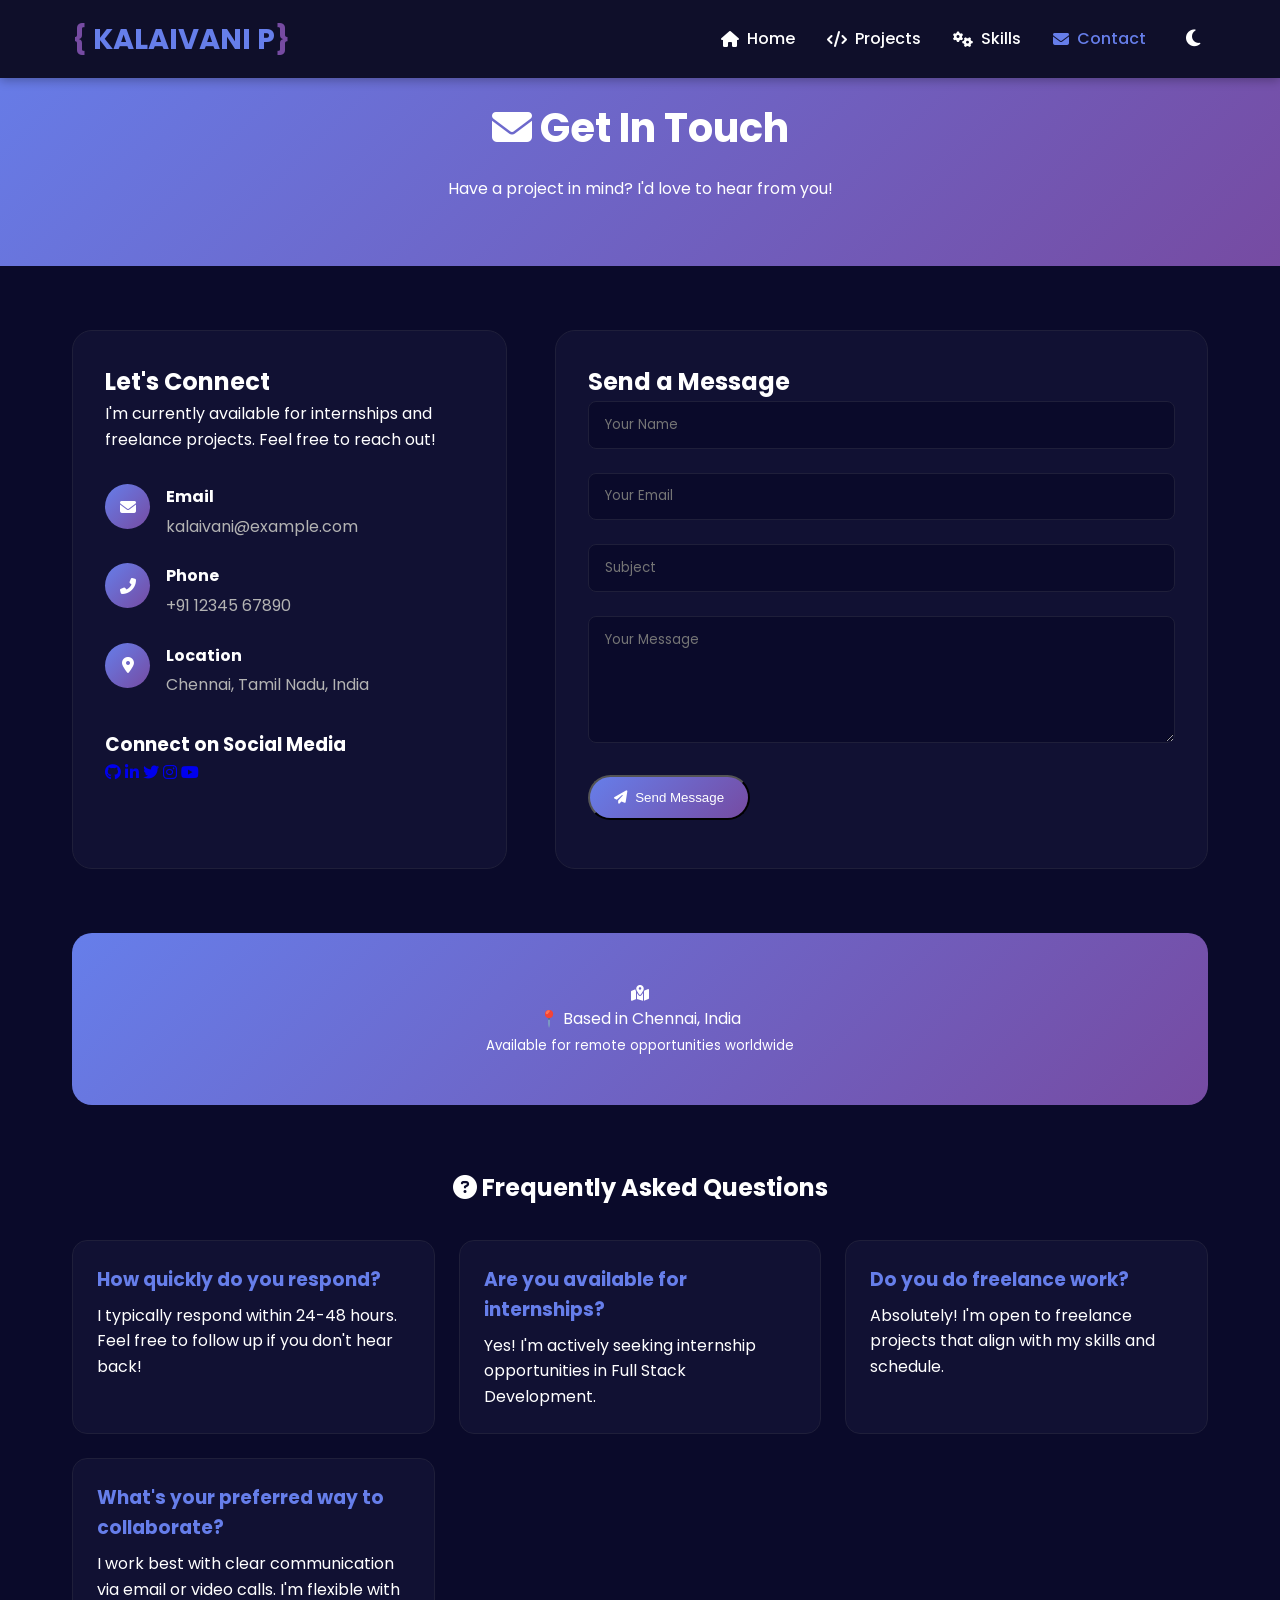
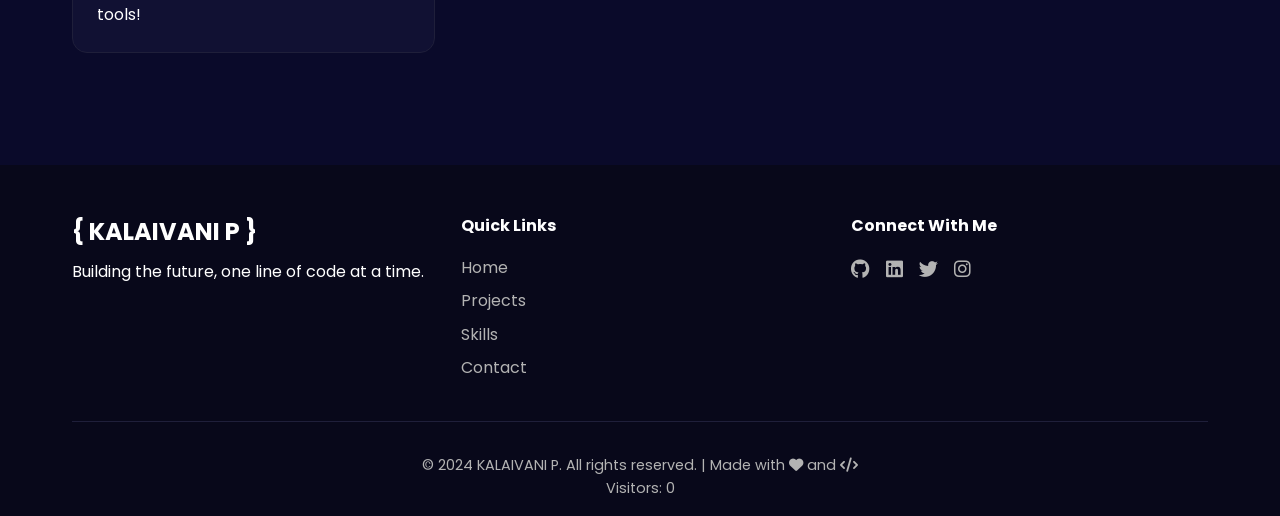
<file: contacts.html>
<!DOCTYPE html>
<html lang="en">
<head>
    <meta charset="UTF-8">
    <meta name="viewport" content="width=device-width, initial-scale=1.0">
    <title>KALAIVANI P | Contact</title>
    <link rel="stylesheet" href="style.css">
    <link rel="stylesheet" href="https://cdnjs.cloudflare.com/ajax/libs/font-awesome/6.4.0/css/all.min.css">
    <link href="https://fonts.googleapis.com/css2?family=Poppins:wght@300;400;500;600;700&display=swap" rel="stylesheet">
</head>
<body>
    <!-- Navigation -->
    <nav class="navbar">
        <div class="nav-container">
            <div class="logo">
                <span class="logo-text">{</span> KALAIVANI P<span class="logo-text">}</span>
            </div>
            <div class="nav-links">
                <a href="index.html"><i class="fas fa-home"></i> Home</a>
                <a href="projects.html"><i class="fas fa-code"></i> Projects</a>
                <a href="skills.html"><i class="fas fa-cogs"></i> Skills</a>
                <a href="contact.html" class="active"><i class="fas fa-envelope"></i> Contact</a>
                <button id="theme-toggle" class="theme-btn"><i class="fas fa-moon"></i></button>
            </div>
            <div class="menu-toggle">
                <i class="fas fa-bars"></i>
            </div>
        </div>
    </nav>

    <!-- Page Header -->
    <section class="page-header">
        <div class="container">
            <h1><i class="fas fa-envelope"></i> Get In Touch</h1>
            <p>Have a project in mind? I'd love to hear from you!</p>
        </div>
    </section>

    <!-- Contact Section -->
    <section class="contact-full">
        <div class="container">
            <div class="contact-wrapper">
                <!-- Contact Info -->
                <div class="contact-info">
                    <h2>Let's Connect</h2>
                    <p>I'm currently available for internships and freelance projects. Feel free to reach out!</p>
                    
                    <div class="info-details">
                        <div class="info-item">
                            <div class="info-icon">
                                <i class="fas fa-envelope"></i>
                            </div>
                            <div class="info-text">
                                <h3>Email</h3>
                                <a href="mailto:kalaivani@example.com">kalaivani@example.com</a>
                            </div>
                        </div>
                        
                        <div class="info-item">
                            <div class="info-icon">
                                <i class="fas fa-phone-alt"></i>
                            </div>
                            <div class="info-text">
                                <h3>Phone</h3>
                                <a href="tel:+1234567890">+91 12345 67890</a>
                            </div>
                        </div>
                        
                        <div class="info-item">
                            <div class="info-icon">
                                <i class="fas fa-map-marker-alt"></i>
                            </div>
                            <div class="info-text">
                                <h3>Location</h3>
                                <p>Chennai, Tamil Nadu, India</p>
                            </div>
                        </div>
                    </div>
                    
                    <div class="social-connect">
                        <h3>Connect on Social Media</h3>
                        <div class="social-icons-large">
                            <a href="#" class="social-icon"><i class="fab fa-github"></i></a>
                            <a href="#" class="social-icon"><i class="fab fa-linkedin-in"></i></a>
                            <a href="#" class="social-icon"><i class="fab fa-twitter"></i></a>
                            <a href="#" class="social-icon"><i class="fab fa-instagram"></i></a>
                            <a href="#" class="social-icon"><i class="fab fa-youtube"></i></a>
                        </div>
                    </div>
                </div>
                
                <!-- Contact Form -->
                <div class="contact-form-wrapper">
                    <form id="contactForm" class="contact-form">
                        <h2>Send a Message</h2>
                        
                        <div class="form-group">
                            <input type="text" id="name" name="name" placeholder="Your Name" required>
                        </div>
                        
                        <div class="form-group">
                            <input type="email" id="email" name="email" placeholder="Your Email" required>
                        </div>
                        
                        <div class="form-group">
                            <input type="text" id="subject" name="subject" placeholder="Subject">
                        </div>
                        
                        <div class="form-group">
                            <textarea id="message" name="message" rows="5" placeholder="Your Message" required></textarea>
                        </div>
                        
                        <button type="submit" class="btn-primary submit-btn">
                            <i class="fas fa-paper-plane"></i> Send Message
                        </button>
                        
                        <div id="formStatus" class="form-status"></div>
                    </form>
                </div>
            </div>
        </div>
    </section>

    <!-- Map Section (Optional) -->
    <section class="map-section">
        <div class="container">
            <div class="map-placeholder">
                <i class="fas fa-map-marked-alt"></i>
                <p>📍 Based in Chennai, India</p>
                <small>Available for remote opportunities worldwide</small>
            </div>
        </div>
    </section>

    <!-- FAQ Section -->
    <section class="faq-section">
        <div class="container">
            <h2><i class="fas fa-question-circle"></i> Frequently Asked Questions</h2>
            <div class="faq-grid">
                <div class="faq-item">
                    <h3>How quickly do you respond?</h3>
                    <p>I typically respond within 24-48 hours. Feel free to follow up if you don't hear back!</p>
                </div>
                <div class="faq-item">
                    <h3>Are you available for internships?</h3>
                    <p>Yes! I'm actively seeking internship opportunities in Full Stack Development.</p>
                </div>
                <div class="faq-item">
                    <h3>Do you do freelance work?</h3>
                    <p>Absolutely! I'm open to freelance projects that align with my skills and schedule.</p>
                </div>
                <div class="faq-item">
                    <h3>What's your preferred way to collaborate?</h3>
                    <p>I work best with clear communication via email or video calls. I'm flexible with tools!</p>
                </div>
            </div>
        </div>
    </section>

    <!-- Footer -->
    <footer>
        <div class="container">
            <div class="footer-content">
                <div class="footer-logo">
                    <h3>{ KALAIVANI P }</h3>
                    <p>Building the future, one line of code at a time.</p>
                </div>
                <div class="footer-links">
                    <h4>Quick Links</h4>
                    <a href="index.html">Home</a>
                    <a href="projects.html">Projects</a>
                    <a href="skills.html">Skills</a>
                    <a href="contact.html">Contact</a>
                </div>
                <div class="footer-social">
                    <h4>Connect With Me</h4>
                    <div class="social-icons">
                        <a href="#"><i class="fab fa-github"></i></a>
                        <a href="#"><i class="fab fa-linkedin"></i></a>
                        <a href="#"><i class="fab fa-twitter"></i></a>
                        <a href="#"><i class="fab fa-instagram"></i></a>
                    </div>
                </div>
            </div>
            <div class="footer-bottom">
                <p>&copy; 2024 KALAIVANI P. All rights reserved. | Made with <i class="fas fa-heart"></i> and <i class="fas fa-code"></i></p>
                <p id="visitor-counter">Visitors: <span>0</span></p>
            </div>
        </div>
    </footer>

    <!-- Back to Top -->
    <button id="back-to-top" class="back-to-top">
        <i class="fas fa-arrow-up"></i>
    </button>

    <script src="script.js"></script>
</body>
</html>
</file>
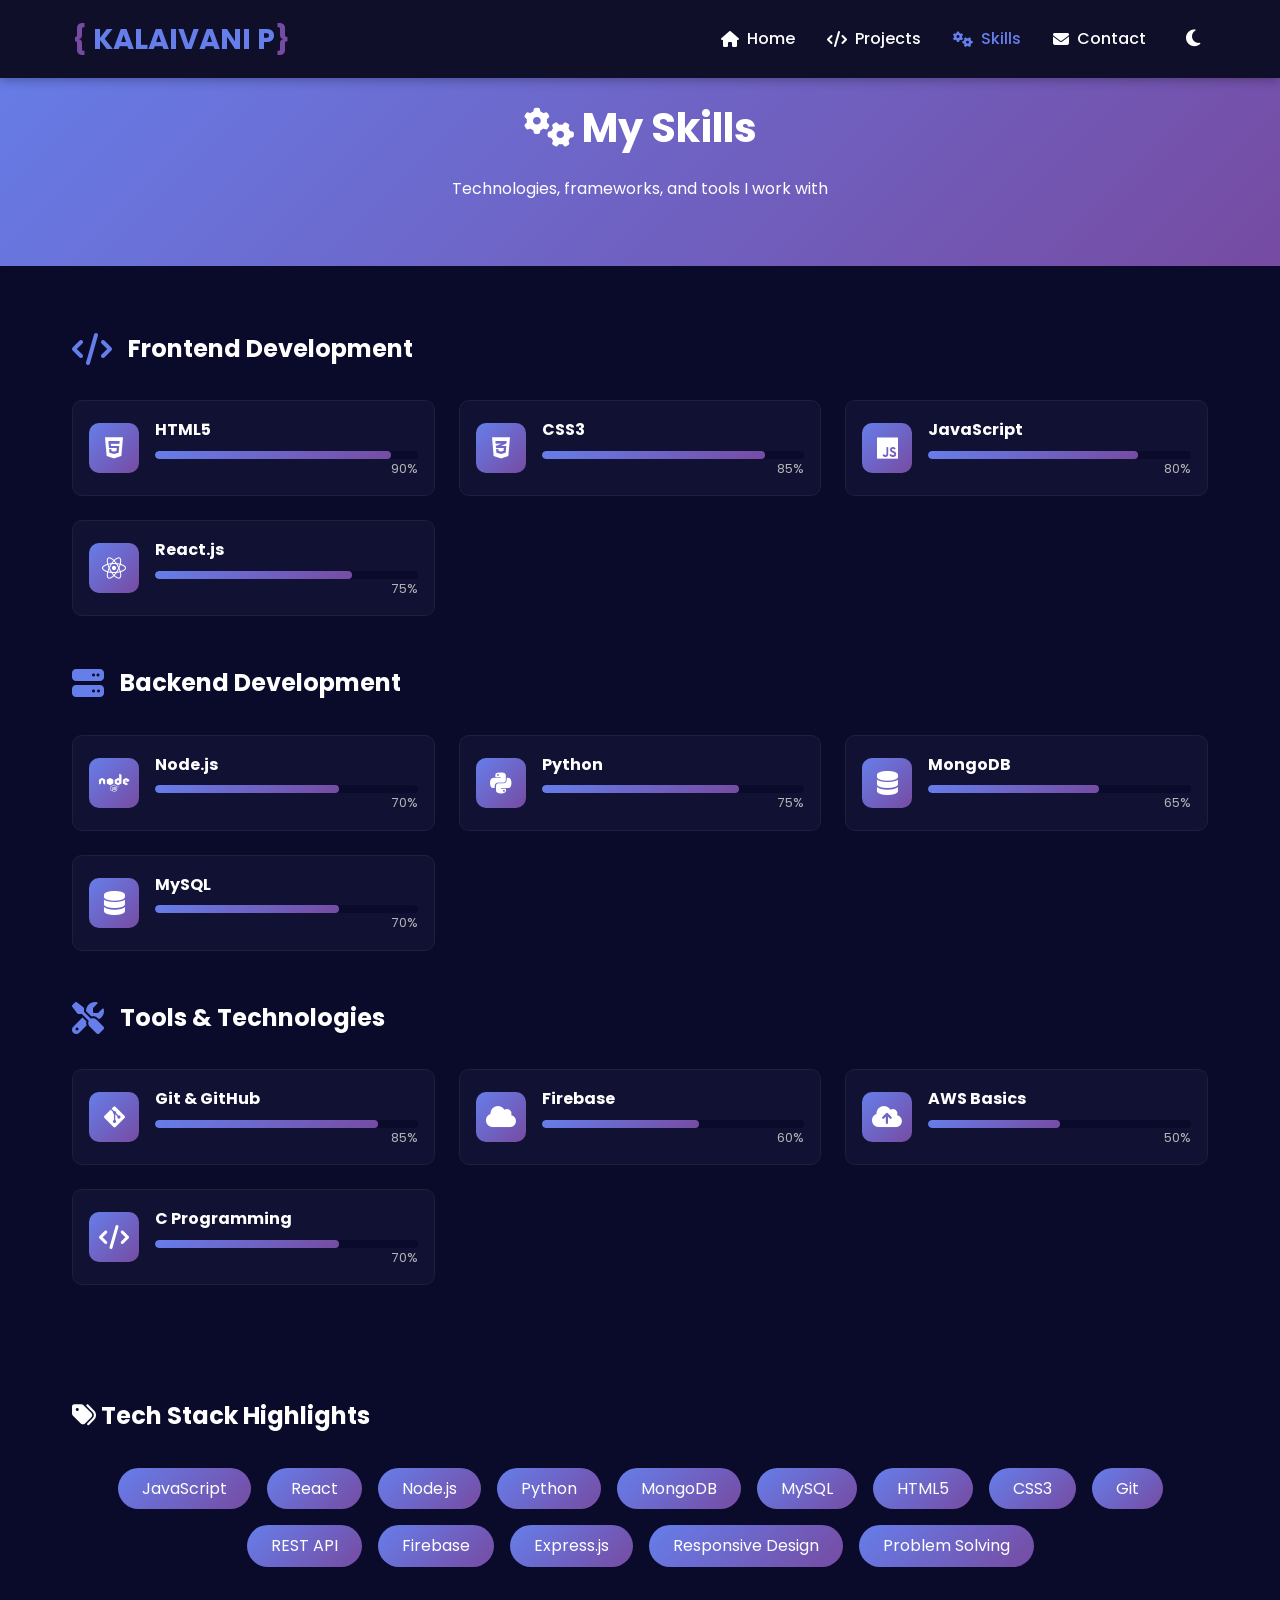
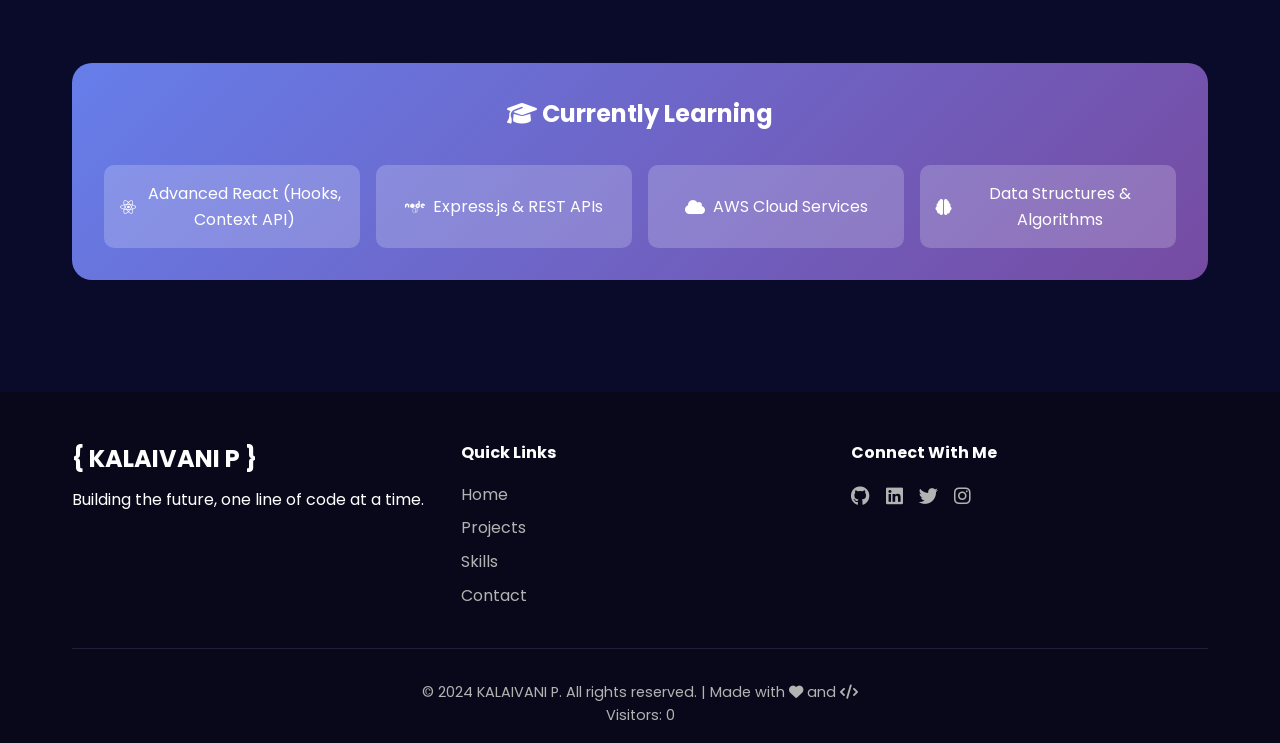
<file: skills.html>
<!DOCTYPE html>
<html lang="en">
<head>
    <meta charset="UTF-8">
    <meta name="viewport" content="width=device-width, initial-scale=1.0">
    <title>KALAIVANI P | Skills</title>
    <link rel="stylesheet" href="style.css">
    <link rel="stylesheet" href="https://cdnjs.cloudflare.com/ajax/libs/font-awesome/6.4.0/css/all.min.css">
    <link href="https://fonts.googleapis.com/css2?family=Poppins:wght@300;400;500;600;700&display=swap" rel="stylesheet">
</head>
<body>
    <!-- Navigation -->
    <nav class="navbar">
        <div class="nav-container">
            <div class="logo">
                <span class="logo-text">{</span> KALAIVANI P<span class="logo-text">}</span>
            </div>
            <div class="nav-links">
                <a href="index.html"><i class="fas fa-home"></i> Home</a>
                <a href="projects.html"><i class="fas fa-code"></i> Projects</a>
                <a href="skills.html" class="active"><i class="fas fa-cogs"></i> Skills</a>
                <a href="contact.html"><i class="fas fa-envelope"></i> Contact</a>
                <button id="theme-toggle" class="theme-btn"><i class="fas fa-moon"></i></button>
            </div>
            <div class="menu-toggle">
                <i class="fas fa-bars"></i>
            </div>
        </div>
    </nav>

    <!-- Page Header -->
    <section class="page-header">
        <div class="container">
            <h1><i class="fas fa-cogs"></i> My Skills</h1>
            <p>Technologies, frameworks, and tools I work with</p>
        </div>
    </section>

    <!-- Skills Section -->
    <section class="skills-full">
        <div class="container">
            <!-- Frontend Skills -->
            <div class="skills-category">
                <div class="category-header">
                    <i class="fas fa-code"></i>
                    <h2>Frontend Development</h2>
                </div>
                <div class="skills-grid">
                    <div class="skill-card">
                        <div class="skill-icon">
                            <i class="fab fa-html5"></i>
                        </div>
                        <div class="skill-info">
                            <h3>HTML5</h3>
                            <div class="skill-bar">
                                <div class="skill-progress" style="width: 90%"></div>
                            </div>
                            <span class="skill-percent">90%</span>
                        </div>
                    </div>
                    <div class="skill-card">
                        <div class="skill-icon">
                            <i class="fab fa-css3-alt"></i>
                        </div>
                        <div class="skill-info">
                            <h3>CSS3</h3>
                            <div class="skill-bar">
                                <div class="skill-progress" style="width: 85%"></div>
                            </div>
                            <span class="skill-percent">85%</span>
                        </div>
                    </div>
                    <div class="skill-card">
                        <div class="skill-icon">
                            <i class="fab fa-js"></i>
                        </div>
                        <div class="skill-info">
                            <h3>JavaScript</h3>
                            <div class="skill-bar">
                                <div class="skill-progress" style="width: 80%"></div>
                            </div>
                            <span class="skill-percent">80%</span>
                        </div>
                    </div>
                    <div class="skill-card">
                        <div class="skill-icon">
                            <i class="fab fa-react"></i>
                        </div>
                        <div class="skill-info">
                            <h3>React.js</h3>
                            <div class="skill-bar">
                                <div class="skill-progress" style="width: 75%"></div>
                            </div>
                            <span class="skill-percent">75%</span>
                        </div>
                    </div>
                </div>
            </div>

            <!-- Backend Skills -->
            <div class="skills-category">
                <div class="category-header">
                    <i class="fas fa-server"></i>
                    <h2>Backend Development</h2>
                </div>
                <div class="skills-grid">
                    <div class="skill-card">
                        <div class="skill-icon">
                            <i class="fab fa-node"></i>
                        </div>
                        <div class="skill-info">
                            <h3>Node.js</h3>
                            <div class="skill-bar">
                                <div class="skill-progress" style="width: 70%"></div>
                            </div>
                            <span class="skill-percent">70%</span>
                        </div>
                    </div>
                    <div class="skill-card">
                        <div class="skill-icon">
                            <i class="fab fa-python"></i>
                        </div>
                        <div class="skill-info">
                            <h3>Python</h3>
                            <div class="skill-bar">
                                <div class="skill-progress" style="width: 75%"></div>
                            </div>
                            <span class="skill-percent">75%</span>
                        </div>
                    </div>
                    <div class="skill-card">
                        <div class="skill-icon">
                            <i class="fas fa-database"></i>
                        </div>
                        <div class="skill-info">
                            <h3>MongoDB</h3>
                            <div class="skill-bar">
                                <div class="skill-progress" style="width: 65%"></div>
                            </div>
                            <span class="skill-percent">65%</span>
                        </div>
                    </div>
                    <div class="skill-card">
                        <div class="skill-icon">
                            <i class="fas fa-database"></i>
                        </div>
                        <div class="skill-info">
                            <h3>MySQL</h3>
                            <div class="skill-bar">
                                <div class="skill-progress" style="width: 70%"></div>
                            </div>
                            <span class="skill-percent">70%</span>
                        </div>
                    </div>
                </div>
            </div>

            <!-- Tools & Others -->
            <div class="skills-category">
                <div class="category-header">
                    <i class="fas fa-tools"></i>
                    <h2>Tools & Technologies</h2>
                </div>
                <div class="skills-grid">
                    <div class="skill-card">
                        <div class="skill-icon">
                            <i class="fab fa-git-alt"></i>
                        </div>
                        <div class="skill-info">
                            <h3>Git & GitHub</h3>
                            <div class="skill-bar">
                                <div class="skill-progress" style="width: 85%"></div>
                            </div>
                            <span class="skill-percent">85%</span>
                        </div>
                    </div>
                    <div class="skill-card">
                        <div class="skill-icon">
                            <i class="fas fa-cloud"></i>
                        </div>
                        <div class="skill-info">
                            <h3>Firebase</h3>
                            <div class="skill-bar">
                                <div class="skill-progress" style="width: 60%"></div>
                            </div>
                            <span class="skill-percent">60%</span>
                        </div>
                    </div>
                    <div class="skill-card">
                        <div class="skill-icon">
                            <i class="fas fa-cloud-upload-alt"></i>
                        </div>
                        <div class="skill-info">
                            <h3>AWS Basics</h3>
                            <div class="skill-bar">
                                <div class="skill-progress" style="width: 50%"></div>
                            </div>
                            <span class="skill-percent">50%</span>
                        </div>
                    </div>
                    <div class="skill-card">
                        <div class="skill-icon">
                            <i class="fas fa-code"></i>
                        </div>
                        <div class="skill-info">
                            <h3>C Programming</h3>
                            <div class="skill-bar">
                                <div class="skill-progress" style="width: 70%"></div>
                            </div>
                            <span class="skill-percent">70%</span>
                        </div>
                    </div>
                </div>
            </div>
        </div>
    </section>

    <!-- Skill Badges Cloud -->
    <section class="skill-badges">
        <div class="container">
            <div class="badges-header">
                <h2><i class="fas fa-tags"></i> Tech Stack Highlights</h2>
            </div>
            <div class="badges-cloud">
                <span class="badge">JavaScript</span>
                <span class="badge">React</span>
                <span class="badge">Node.js</span>
                <span class="badge">Python</span>
                <span class="badge">MongoDB</span>
                <span class="badge">MySQL</span>
                <span class="badge">HTML5</span>
                <span class="badge">CSS3</span>
                <span class="badge">Git</span>
                <span class="badge">REST API</span>
                <span class="badge">Firebase</span>
                <span class="badge">Express.js</span>
                <span class="badge">Responsive Design</span>
                <span class="badge">Problem Solving</span>
            </div>
        </div>
    </section>

    <!-- Learning Journey -->
    <section class="learning-journey">
        <div class="container">
            <div class="journey-card">
                <h2><i class="fas fa-graduation-cap"></i> Currently Learning</h2>
                <div class="learning-items">
                    <div class="learning-item">
                        <i class="fab fa-react"></i>
                        <span>Advanced React (Hooks, Context API)</span>
                    </div>
                    <div class="learning-item">
                        <i class="fab fa-node"></i>
                        <span>Express.js & REST APIs</span>
                    </div>
                    <div class="learning-item">
                        <i class="fas fa-cloud"></i>
                        <span>AWS Cloud Services</span>
                    </div>
                    <div class="learning-item">
                        <i class="fas fa-brain"></i>
                        <span>Data Structures & Algorithms</span>
                    </div>
                </div>
            </div>
        </div>
    </section>

    <!-- Footer -->
    <footer>
        <div class="container">
            <div class="footer-content">
                <div class="footer-logo">
                    <h3>{ KALAIVANI P }</h3>
                    <p>Building the future, one line of code at a time.</p>
                </div>
                <div class="footer-links">
                    <h4>Quick Links</h4>
                    <a href="index.html">Home</a>
                    <a href="projects.html">Projects</a>
                    <a href="skills.html">Skills</a>
                    <a href="contact.html">Contact</a>
                </div>
                <div class="footer-social">
                    <h4>Connect With Me</h4>
                    <div class="social-icons">
                        <a href="#"><i class="fab fa-github"></i></a>
                        <a href="#"><i class="fab fa-linkedin"></i></a>
                        <a href="#"><i class="fab fa-twitter"></i></a>
                        <a href="#"><i class="fab fa-instagram"></i></a>
                    </div>
                </div>
            </div>
            <div class="footer-bottom">
                <p>&copy; 2024 KALAIVANI P. All rights reserved. | Made with <i class="fas fa-heart"></i> and <i class="fas fa-code"></i></p>
                <p id="visitor-counter">Visitors: <span>0</span></p>
            </div>
        </div>
    </footer>

    <!-- Back to Top -->
    <button id="back-to-top" class="back-to-top">
        <i class="fas fa-arrow-up"></i>
    </button>

    <script src="script.js"></script>
</body>
</html>
</file>
<file: style.css>
/* ========== DARK MODE DEFAULT (Dark theme by default) ========== */
:root {
    --bg-color: #0a0a2a;
    --card-bg: #111133;
    --text-color: #ffffff;
    --text-secondary: #b3b3b3;
    --nav-bg: #0f0f2a;
    --footer-bg: #08081a;
    --primary-color: #667eea;
    --primary-dark: #5a67d8;
    --gradient-start: #667eea;
    --gradient-end: #764ba2;
    --border-color: #1f1f3a;
    --shadow-color: rgba(0, 0, 0, 0.3);
}

/* Light mode styles (if user wants light mode) */
body.light {
    --bg-color: #f5f5f5;
    --card-bg: #ffffff;
    --text-color: #333333;
    --text-secondary: #666666;
    --nav-bg: #ffffff;
    --footer-bg: #e8e8e8;
    --border-color: #e0e0e0;
    --shadow-color: rgba(0, 0, 0, 0.1);
}

* {
    margin: 0;
    padding: 0;
    box-sizing: border-box;
}

body {
    font-family: 'Poppins', sans-serif;
    background-color: var(--bg-color);
    color: var(--text-color);
    transition: all 0.3s ease;
    line-height: 1.6;
}

/* ========== NAVIGATION ========== */
.navbar {
    position: fixed;
    top: 0;
    width: 100%;
    background: var(--nav-bg);
    box-shadow: 0 2px 10px var(--shadow-color);
    z-index: 1000;
    backdrop-filter: blur(10px);
}

.nav-container {
    max-width: 1200px;
    margin: 0 auto;
    padding: 1rem 2rem;
    display: flex;
    justify-content: space-between;
    align-items: center;
}

.logo {
    font-size: 1.8rem;
    font-weight: 700;
    color: var(--primary-color);
}

.logo-text {
    color: var(--gradient-end);
}

.nav-links {
    display: flex;
    align-items: center;
    gap: 2rem;
    list-style: none;
}

.nav-links a {
    text-decoration: none;
    color: var(--text-color);
    font-weight: 500;
    transition: color 0.3s;
    display: flex;
    align-items: center;
    gap: 0.5rem;
}

.nav-links a:hover,
.nav-links a.active {
    color: var(--primary-color);
}

.theme-btn {
    background: none;
    border: none;
    font-size: 1.2rem;
    cursor: pointer;
    color: var(--text-color);
    padding: 0.5rem;
    border-radius: 50%;
    transition: all 0.3s;
}

.theme-btn:hover {
    background: var(--border-color);
}

.menu-toggle {
    display: none;
    font-size: 1.5rem;
    cursor: pointer;
    color: var(--text-color);
}

/* ========== HERO SECTION ========== */
.hero {
    min-height: 100vh;
    display: flex;
    align-items: center;
    padding: 6rem 2rem 4rem;
    background: linear-gradient(135deg, rgba(102, 126, 234, 0.1) 0%, rgba(118, 75, 162, 0.1) 100%);
}

.hero-container {
    max-width: 1200px;
    margin: 0 auto;
    display: grid;
    grid-template-columns: 1fr 1fr;
    gap: 4rem;
    align-items: center;
}

.hero-badge span {
    background: linear-gradient(135deg, var(--gradient-start), var(--gradient-end));
    padding: 0.5rem 1rem;
    border-radius: 50px;
    font-size: 0.9rem;
    display: inline-block;
    margin-bottom: 1rem;
}

.hero-title {
    font-size: 3.5rem;
    margin-bottom: 1rem;
}

.gradient-text {
    background: linear-gradient(135deg, var(--gradient-start), var(--gradient-end));
    -webkit-background-clip: text;
    -webkit-text-fill-color: transparent;
    background-clip: text;
}

.hero-subtitle {
    font-size: 1.5rem;
    color: var(--text-secondary);
    margin-bottom: 1rem;
}

.hero-description {
    color: var(--text-secondary);
    margin-bottom: 2rem;
    line-height: 1.8;
}

.hero-buttons {
    display: flex;
    gap: 1rem;
    margin-bottom: 2rem;
    flex-wrap: wrap;
}

.btn-primary,
.btn-secondary,
.btn-outline {
    padding: 0.8rem 1.5rem;
    border-radius: 50px;
    text-decoration: none;
    font-weight: 500;
    transition: all 0.3s;
    display: inline-flex;
    align-items: center;
    gap: 0.5rem;
}

.btn-primary {
    background: linear-gradient(135deg, var(--gradient-start), var(--gradient-end));
    color: white;
}

.btn-primary:hover {
    transform: translateY(-2px);
    box-shadow: 0 5px 20px rgba(102, 126, 234, 0.4);
}

.btn-secondary {
    border: 2px solid var(--primary-color);
    color: var(--primary-color);
}

.btn-secondary:hover {
    background: var(--primary-color);
    color: white;
}

.btn-outline {
    border: 2px solid var(--border-color);
    color: var(--text-color);
}

.btn-outline:hover {
    border-color: var(--primary-color);
    color: var(--primary-color);
}

.hero-stats {
    display: flex;
    gap: 2rem;
}

.stat h3 {
    font-size: 1.8rem;
    color: var(--primary-color);
}

.stat p {
    color: var(--text-secondary);
    font-size: 0.9rem;
}

/* Profile Card */
.image-container {
    position: relative;
}

.profile-card {
    background: var(--card-bg);
    border-radius: 20px;
    padding: 1.5rem;
    text-align: center;
    box-shadow: 0 10px 30px var(--shadow-color);
    border: 1px solid var(--border-color);
}

.profile-image {
    position: relative;
    margin-bottom: 1rem;
}

.profile-image img {
    width: 200px;
    height: 200px;
    border-radius: 50%;
    object-fit: cover;
}

.status-indicator {
    position: absolute;
    bottom: 10px;
    right: 30px;
    width: 15px;
    height: 15px;
    background: #10b981;
    border-radius: 50%;
    border: 2px solid var(--card-bg);
}

.profile-info h3 {
    font-size: 1rem;
    margin-bottom: 0.5rem;
}

.social-links {
    display: flex;
    justify-content: center;
    gap: 1rem;
    margin-top: 1rem;
}

.social-links a {
    color: var(--text-secondary);
    font-size: 1.2rem;
    transition: color 0.3s;
}

.social-links a:hover {
    color: var(--primary-color);
}

/* ========== SECTIONS ========== */
.container {
    max-width: 1200px;
    margin: 0 auto;
    padding: 0 2rem;
}

.section-header {
    display: flex;
    justify-content: space-between;
    align-items: center;
    margin-bottom: 2rem;
}

.section-header h2 {
    font-size: 2rem;
}

.view-all {
    color: var(--primary-color);
    text-decoration: none;
    display: flex;
    align-items: center;
    gap: 0.5rem;
}

/* Projects Grid */
.featured-projects,
.projects-full {
    padding: 4rem 0;
}

.projects-grid {
    display: grid;
    grid-template-columns: repeat(auto-fill, minmax(350px, 1fr));
    gap: 2rem;
}

.project-card {
    background: var(--card-bg);
    border-radius: 15px;
    overflow: hidden;
    transition: transform 0.3s, box-shadow 0.3s;
    border: 1px solid var(--border-color);
}

.project-card:hover {
    transform: translateY(-5px);
    box-shadow: 0 10px 30px var(--shadow-color);
}

.project-image {
    position: relative;
    overflow: hidden;
}

.project-image img {
    width: 100%;
    height: 250px;
    object-fit: cover;
}

.project-tag {
    position: absolute;
    top: 1rem;
    right: 1rem;
    background: linear-gradient(135deg, var(--gradient-start), var(--gradient-end));
    color: white;
    padding: 0.25rem 0.75rem;
    border-radius: 20px;
    font-size: 0.8rem;
}

.project-overlay {
    position: absolute;
    top: 0;
    left: 0;
    right: 0;
    bottom: 0;
    background: rgba(0, 0, 0, 0.8);
    display: flex;
    justify-content: center;
    align-items: center;
    gap: 1rem;
    opacity: 0;
    transition: opacity 0.3s;
}

.project-image:hover .project-overlay {
    opacity: 1;
}

.project-overlay a {
    background: white;
    color: var(--primary-color);
    width: 45px;
    height: 45px;
    border-radius: 50%;
    display: flex;
    align-items: center;
    justify-content: center;
    font-size: 1.2rem;
    transition: transform 0.3s;
}

.project-overlay a:hover {
    transform: scale(1.1);
}

.project-content {
    padding: 1.5rem;
}

.project-content h3 {
    font-size: 1.3rem;
    margin-bottom: 0.75rem;
}

.project-content p {
    color: var(--text-secondary);
    margin-bottom: 1rem;
    line-height: 1.6;
}

.project-tech {
    display: flex;
    flex-wrap: wrap;
    gap: 0.5rem;
    margin-bottom: 1rem;
}

.project-tech span {
    background: var(--bg-color);
    padding: 0.25rem 0.75rem;
    border-radius: 20px;
    font-size: 0.8rem;
    color: var(--text-secondary);
}

.project-links {
    display: flex;
    gap: 1rem;
}

.project-links a {
    color: var(--primary-color);
    text-decoration: none;
    font-size: 0.9rem;
    display: flex;
    align-items: center;
    gap: 0.3rem;
}

/* Skills Preview */
.skills-preview {
    padding: 4rem 0;
    background: var(--bg-color);
}

.skills-cloud {
    display: flex;
    flex-wrap: wrap;
    justify-content: center;
    gap: 1rem;
}

.skill-tag {
    padding: 0.5rem 1.5rem;
    background: var(--card-bg);
    border-radius: 50px;
    font-weight: 500;
    transition: all 0.3s;
    border: 1px solid var(--border-color);
}

.skill-tag:hover {
    transform: scale(1.05);
    background: linear-gradient(135deg, var(--gradient-start), var(--gradient-end));
    color: white;
}

/* Skills Full Page */
.skills-full {
    padding: 4rem 0;
}

.skills-category {
    margin-bottom: 3rem;
}

.category-header {
    display: flex;
    align-items: center;
    gap: 1rem;
    margin-bottom: 2rem;
}

.category-header i {
    font-size: 2rem;
    color: var(--primary-color);
}

.skills-grid {
    display: grid;
    grid-template-columns: repeat(auto-fill, minmax(300px, 1fr));
    gap: 1.5rem;
}

.skill-card {
    background: var(--card-bg);
    padding: 1rem;
    border-radius: 10px;
    display: flex;
    align-items: center;
    gap: 1rem;
    border: 1px solid var(--border-color);
}

.skill-icon {
    width: 50px;
    height: 50px;
    background: linear-gradient(135deg, var(--gradient-start), var(--gradient-end));
    border-radius: 10px;
    display: flex;
    align-items: center;
    justify-content: center;
    color: white;
    font-size: 1.5rem;
}

.skill-info {
    flex: 1;
}

.skill-info h3 {
    font-size: 1rem;
    margin-bottom: 0.5rem;
}

.skill-bar {
    height: 8px;
    background: var(--bg-color);
    border-radius: 10px;
    overflow: hidden;
}

.skill-progress {
    height: 100%;
    background: linear-gradient(135deg, var(--gradient-start), var(--gradient-end));
    border-radius: 10px;
}

.skill-percent {
    float: right;
    font-size: 0.8rem;
    color: var(--text-secondary);
}

/* Contact Page */
.contact-full {
    padding: 4rem 0;
}

.contact-wrapper {
    display: grid;
    grid-template-columns: 1fr 1.5fr;
    gap: 3rem;
}

.contact-info,
.contact-form-wrapper {
    background: var(--card-bg);
    padding: 2rem;
    border-radius: 20px;
    border: 1px solid var(--border-color);
}

.info-details {
    margin: 2rem 0;
}

.info-item {
    display: flex;
    gap: 1rem;
    margin-bottom: 1.5rem;
}

.info-icon {
    width: 45px;
    height: 45px;
    background: linear-gradient(135deg, var(--gradient-start), var(--gradient-end));
    border-radius: 50%;
    display: flex;
    align-items: center;
    justify-content: center;
    color: white;
}

.info-text h3 {
    font-size: 1rem;
    margin-bottom: 0.25rem;
}

.info-text a,
.info-text p {
    color: var(--text-secondary);
    text-decoration: none;
}

.form-group {
    margin-bottom: 1.5rem;
}

.form-group input,
.form-group textarea {
    width: 100%;
    padding: 0.8rem 1rem;
    border: 1px solid var(--border-color);
    border-radius: 8px;
    background: var(--bg-color);
    color: var(--text-color);
    font-family: inherit;
}

.form-group input:focus,
.form-group textarea:focus {
    outline: none;
    border-color: var(--primary-color);
}

.form-status {
    margin-top: 1rem;
    text-align: center;
    font-size: 0.9rem;
}

/* Page Header */
.page-header {
    background: linear-gradient(135deg, var(--gradient-start), var(--gradient-end));
    padding: 6rem 2rem 4rem;
    text-align: center;
    color: white;
}

.page-header h1 {
    font-size: 2.5rem;
    margin-bottom: 1rem;
}

/* Footer */
footer {
    background: var(--footer-bg);
    padding: 3rem 0 1rem;
    margin-top: 3rem;
}

.footer-content {
    display: grid;
    grid-template-columns: repeat(auto-fit, minmax(250px, 1fr));
    gap: 2rem;
    margin-bottom: 2rem;
}

.footer-logo h3 {
    font-size: 1.5rem;
    margin-bottom: 0.5rem;
}

.footer-links h4,
.footer-social h4 {
    margin-bottom: 1rem;
}

.footer-links a {
    display: block;
    color: var(--text-secondary);
    text-decoration: none;
    margin-bottom: 0.5rem;
    transition: color 0.3s;
}

.footer-links a:hover {
    color: var(--primary-color);
}

.social-icons {
    display: flex;
    gap: 1rem;
}

.social-icons a {
    color: var(--text-secondary);
    font-size: 1.2rem;
    transition: color 0.3s;
}

.social-icons a:hover {
    color: var(--primary-color);
}

.footer-bottom {
    text-align: center;
    padding-top: 2rem;
    border-top: 1px solid var(--border-color);
    color: var(--text-secondary);
    font-size: 0.9rem;
}

/* Back to Top */
.back-to-top {
    position: fixed;
    bottom: 2rem;
    right: 2rem;
    width: 45px;
    height: 45px;
    background: linear-gradient(135deg, var(--gradient-start), var(--gradient-end));
    color: white;
    border: none;
    border-radius: 50%;
    cursor: pointer;
    display: none;
    align-items: center;
    justify-content: center;
    transition: all 0.3s;
    z-index: 999;
}

.back-to-top:hover {
    transform: translateY(-3px);
}

/* Contact CTA */
.contact-cta {
    padding: 4rem 0;
}

.cta-card {
    background: linear-gradient(135deg, var(--gradient-start), var(--gradient-end));
    padding: 3rem;
    text-align: center;
    border-radius: 20px;
    color: white;
}

.cta-card h2 {
    font-size: 2rem;
    margin-bottom: 1rem;
}

.cta-card p {
    margin-bottom: 2rem;
}

.cta-card .btn-primary {
    background: white;
    color: var(--primary-color);
}

.cta-card .btn-primary:hover {
    transform: translateY(-2px);
    box-shadow: 0 5px 20px rgba(0, 0, 0, 0.2);
}

/* Filter Buttons */
.project-filters {
    padding: 2rem 0;
}

.filter-buttons {
    display: flex;
    justify-content: center;
    gap: 1rem;
    flex-wrap: wrap;
}

.filter-btn {
    padding: 0.5rem 1.5rem;
    border: 1px solid var(--border-color);
    background: var(--card-bg);
    color: var(--text-color);
    border-radius: 25px;
    cursor: pointer;
    transition: all 0.3s;
}

.filter-btn.active,
.filter-btn:hover {
    background: linear-gradient(135deg, var(--gradient-start), var(--gradient-end));
    color: white;
    border-color: transparent;
}

/* GitHub Stats */
.github-stats {
    padding: 4rem 0;
    background: linear-gradient(135deg, var(--gradient-start), var(--gradient-end));
}

.stats-card {
    text-align: center;
    color: white;
}

.stats-card i {
    font-size: 3rem;
    margin-bottom: 1rem;
}

/* Badges */
.badges-cloud {
    display: flex;
    flex-wrap: wrap;
    justify-content: center;
    gap: 1rem;
    padding: 2rem 0;
}

.badge {
    background: linear-gradient(135deg, var(--gradient-start), var(--gradient-end));
    color: white;
    padding: 0.5rem 1.5rem;
    border-radius: 25px;
    transition: transform 0.3s;
}

.badge:hover {
    transform: scale(1.05);
}

/* Learning Journey */
.learning-journey {
    padding: 4rem 0;
}

.journey-card {
    background: linear-gradient(135deg, var(--gradient-start), var(--gradient-end));
    padding: 2rem;
    border-radius: 20px;
    color: white;
    text-align: center;
}

.learning-items {
    display: grid;
    grid-template-columns: repeat(auto-fit, minmax(200px, 1fr));
    gap: 1rem;
    margin-top: 2rem;
}

.learning-item {
    background: rgba(255, 255, 255, 0.2);
    padding: 1rem;
    border-radius: 10px;
    display: flex;
    align-items: center;
    gap: 0.5rem;
    justify-content: center;
}

/* FAQ Section */
.faq-section {
    padding: 4rem 0;
}

.faq-section h2 {
    text-align: center;
    margin-bottom: 2rem;
}

.faq-grid {
    display: grid;
    grid-template-columns: repeat(auto-fit, minmax(300px, 1fr));
    gap: 1.5rem;
}

.faq-item {
    background: var(--card-bg);
    padding: 1.5rem;
    border-radius: 15px;
    border: 1px solid var(--border-color);
}

.faq-item h3 {
    color: var(--primary-color);
    margin-bottom: 0.5rem;
}

/* Map Placeholder */
.map-placeholder {
    background: linear-gradient(135deg, var(--gradient-start), var(--gradient-end));
    padding: 3rem;
    text-align: center;
    border-radius: 20px;
    color: white;
}

/* Responsive */
@media (max-width: 768px) {
    .menu-toggle {
        display: block;
    }
    
    .nav-links {
        display: none;
        position: absolute;
        top: 100%;
        left: 0;
        right: 0;
        background: var(--nav-bg);
        flex-direction: column;
        padding: 1rem;
        gap: 1rem;
        box-shadow: 0 5px 10px var(--shadow-color);
    }
    
    .nav-links.active {
        display: flex;
    }
    
    .hero-container {
        grid-template-columns: 1fr;
        text-align: center;
    }
    
    .hero-title {
        font-size: 2.5rem;
    }
    
    .hero-stats {
        justify-content: center;
    }
    
    .hero-buttons {
        justify-content: center;
    }
    
    .contact-wrapper {
        grid-template-columns: 1fr;
    }
    
    .projects-grid {
        grid-template-columns: 1fr;
    }
    
    .section-header {
        flex-direction: column;
        text-align: center;
        gap: 1rem;
    }
    
    .page-header h1 {
        font-size: 1.8rem;
    }
}
</file>
